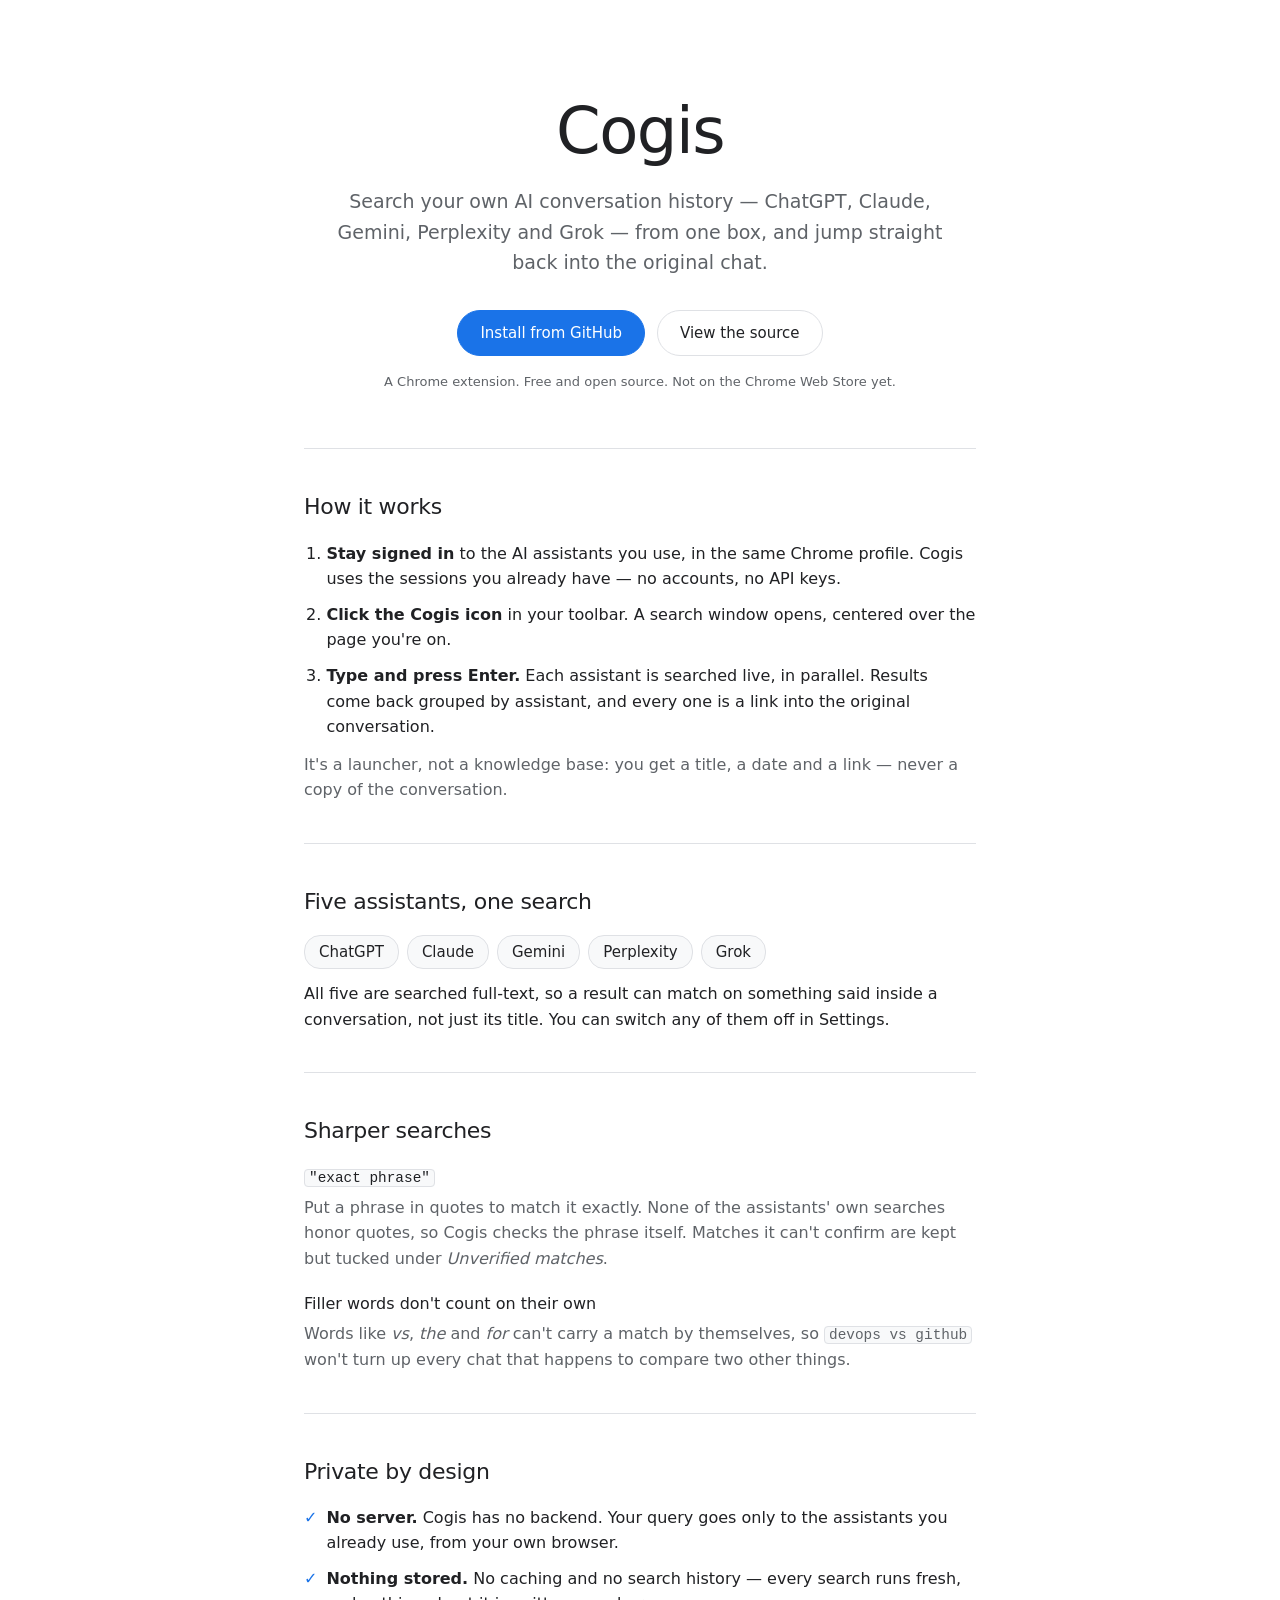
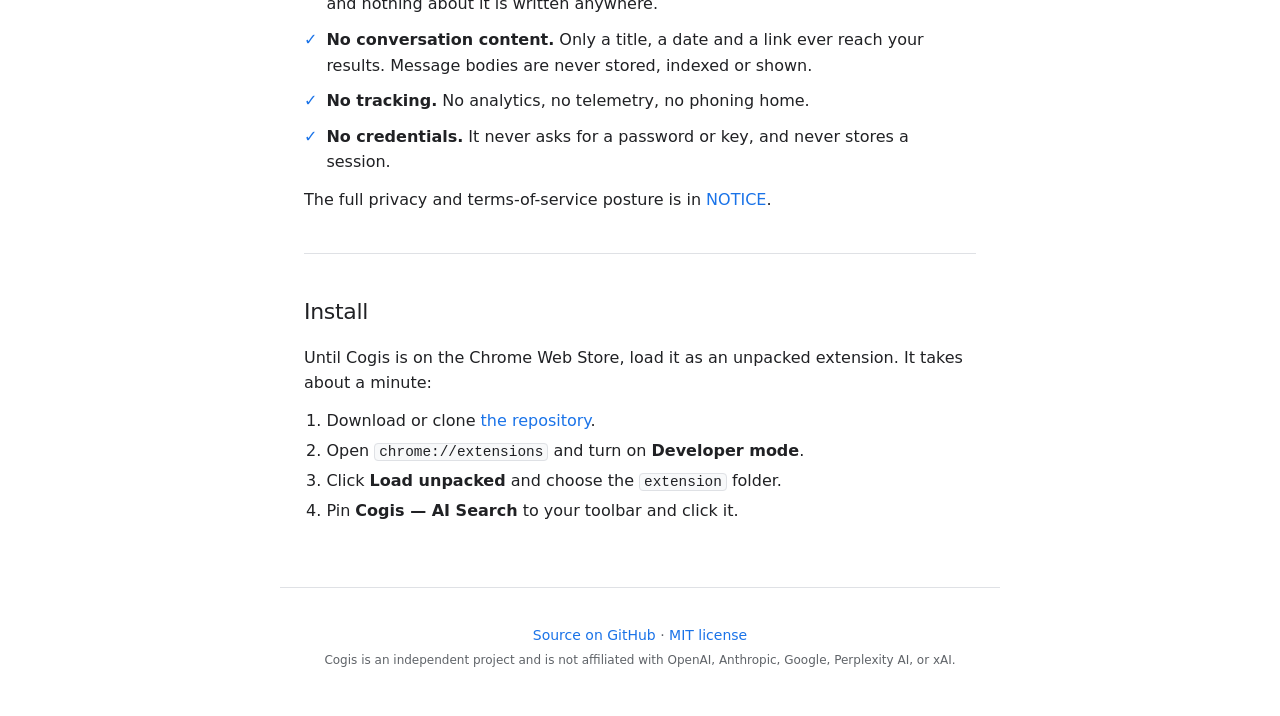
<file: web/index.html>
<!doctype html>
<html lang="en">
  <head>
    <meta charset="utf-8" />
    <meta name="viewport" content="width=device-width, initial-scale=1" />
    <!-- Static page, no scripts at all. `frame-ancestors` is deliberately
         absent: browsers ignore it in a <meta> CSP, and the old site logged a
         console error every load for including it. -->
    <meta
      http-equiv="Content-Security-Policy"
      content="default-src 'none'; style-src 'self'; img-src 'self'; base-uri 'none'; form-action 'none'; upgrade-insecure-requests"
    />
    <meta name="referrer" content="no-referrer" />
    <title>Cogis — search your AI chat history</title>
    <meta
      name="description"
      content="A Chrome extension that searches your own ChatGPT, Claude, Gemini, Perplexity and Grok conversation history from one box, and takes you straight back into the original chat."
    />
    <link rel="icon" type="image/png" sizes="32x32" href="icon-32.png" />
    <link rel="icon" type="image/png" sizes="128x128" href="icon-128.png" />
    <link rel="stylesheet" href="site.css" />
  </head>
  <body>
    <header class="hero">
      <h1 class="wordmark">Cogis</h1>
      <p class="tagline">
        Search your own AI conversation history — ChatGPT, Claude, Gemini, Perplexity and Grok —
        from one box, and jump straight back into the original chat.
      </p>
      <div class="actions">
        <a class="btn btn-primary" href="https://github.com/dsergovic/cogis#load-unpacked"
          >Install from GitHub</a
        >
        <a class="btn" href="https://github.com/dsergovic/cogis">View the source</a>
      </div>
      <p class="fineprint">
        A Chrome extension. Free and open source. Not on the Chrome Web Store yet.
      </p>
    </header>

    <main>
      <section aria-labelledby="how">
        <h2 id="how">How it works</h2>
        <ol class="steps">
          <li>
            <strong>Stay signed in</strong> to the AI assistants you use, in the same Chrome
            profile. Cogis uses the sessions you already have — no accounts, no API keys.
          </li>
          <li>
            <strong>Click the Cogis icon</strong> in your toolbar. A search window opens, centered
            over the page you're on.
          </li>
          <li>
            <strong>Type and press Enter.</strong> Each assistant is searched live, in parallel.
            Results come back grouped by assistant, and every one is a link into the original
            conversation.
          </li>
        </ol>
        <p class="aside">
          It's a launcher, not a knowledge base: you get a title, a date and a link — never a copy
          of the conversation.
        </p>
      </section>

      <section aria-labelledby="labs">
        <h2 id="labs">Five assistants, one search</h2>
        <ul class="labs">
          <li>ChatGPT</li>
          <li>Claude</li>
          <li>Gemini</li>
          <li>Perplexity</li>
          <li>Grok</li>
        </ul>
        <p>
          All five are searched full-text, so a result can match on something said inside a
          conversation, not just its title. You can switch any of them off in Settings.
        </p>
      </section>

      <section aria-labelledby="tips">
        <h2 id="tips">Sharper searches</h2>
        <dl class="tips">
          <dt><code>"exact phrase"</code></dt>
          <dd>
            Put a phrase in quotes to match it exactly. None of the assistants' own searches honor
            quotes, so Cogis checks the phrase itself. Matches it can't confirm are kept but tucked
            under <em>Unverified matches</em>.
          </dd>
          <dt>Filler words don't count on their own</dt>
          <dd>
            Words like <em>vs</em>, <em>the</em> and <em>for</em> can't carry a match by themselves,
            so <code>devops vs github</code> won't turn up every chat that happens to compare two
            other things.
          </dd>
        </dl>
      </section>

      <section aria-labelledby="privacy">
        <h2 id="privacy">Private by design</h2>
        <ul class="rules">
          <li>
            <strong>No server.</strong> Cogis has no backend. Your query goes only to the assistants
            you already use, from your own browser.
          </li>
          <li>
            <strong>Nothing stored.</strong> No caching and no search history — every search runs
            fresh, and nothing about it is written anywhere.
          </li>
          <li>
            <strong>No conversation content.</strong> Only a title, a date and a link ever reach
            your results. Message bodies are never stored, indexed or shown.
          </li>
          <li><strong>No tracking.</strong> No analytics, no telemetry, no phoning home.</li>
          <li>
            <strong>No credentials.</strong> It never asks for a password or key, and never stores a
            session.
          </li>
        </ul>
        <p>
          The full privacy and terms-of-service posture is in
          <a href="https://github.com/dsergovic/cogis/blob/main/NOTICE">NOTICE</a>.
        </p>
      </section>

      <section aria-labelledby="install">
        <h2 id="install">Install</h2>
        <p>
          Until Cogis is on the Chrome Web Store, load it as an unpacked extension. It takes about a
          minute:
        </p>
        <ol class="steps steps-compact">
          <li>
            Download or clone
            <a href="https://github.com/dsergovic/cogis">the repository</a>.
          </li>
          <li>
            Open <code>chrome://extensions</code> and turn on <strong>Developer mode</strong>.
          </li>
          <li>
            Click <strong>Load unpacked</strong> and choose the <code>extension</code> folder.
          </li>
          <li>Pin <strong>Cogis — AI Search</strong> to your toolbar and click it.</li>
        </ol>
      </section>
    </main>

    <footer class="footer">
      <p>
        <a href="https://github.com/dsergovic/cogis">Source on GitHub</a> ·
        <a href="https://github.com/dsergovic/cogis/blob/main/LICENSE">MIT license</a>
      </p>
      <p class="disclaimer">
        Cogis is an independent project and is not affiliated with OpenAI, Anthropic, Google,
        Perplexity AI, or xAI.
      </p>
    </footer>
  </body>
</html>
</file>
<file: web/site.css>
/* Same type, palette and wordmark as the extension popup (extension/popup/popup.css),
   so the site and the thing it describes read as one product. */
:root {
  color-scheme: light dark;
  font-family:
    system-ui,
    -apple-system,
    'Segoe UI',
    sans-serif;
  --fg: #202124;
  --fg-muted: #5f6368;
  --border: #dfe1e5;
  --bg: #ffffff;
  --bg-raised: #f8f9fa;
  --accent: #1a73e8;
  --accent-fg: #ffffff;
}

@media (prefers-color-scheme: dark) {
  :root {
    --fg: #e8eaed;
    --fg-muted: #9aa0a6;
    --border: #5f6368;
    --bg: #202124;
    --bg-raised: #292a2d;
    --accent: #8ab4f8;
    --accent-fg: #202124;
  }
}

*,
*::before,
*::after {
  box-sizing: border-box;
}

body {
  margin: 0;
  background: var(--bg);
  color: var(--fg);
  font-size: 16px;
  line-height: 1.6;
}

a {
  color: var(--accent);
  text-decoration: none;
}

a:hover,
a:focus-visible {
  text-decoration: underline;
}

code {
  font-family: ui-monospace, 'Cascadia Code', Consolas, monospace;
  font-size: 0.9em;
  background: var(--bg-raised);
  border: 1px solid var(--border);
  border-radius: 4px;
  padding: 0 4px;
}

/* ---- Hero ---- */

.hero {
  max-width: 720px;
  margin: 0 auto;
  padding: 96px 24px 56px;
  text-align: center;
}

.wordmark {
  margin: 0;
  font-size: 64px;
  font-weight: 500;
  letter-spacing: -1.5px;
  line-height: 1.1;
}

.tagline {
  margin: 20px auto 0;
  max-width: 34em;
  font-size: 19px;
  color: var(--fg-muted);
}

.actions {
  display: flex;
  flex-wrap: wrap;
  justify-content: center;
  gap: 12px;
  margin-top: 32px;
}

.btn {
  display: inline-block;
  padding: 10px 22px;
  border: 1px solid var(--border);
  border-radius: 24px;
  color: var(--fg);
  font-size: 15px;
  font-weight: 500;
}

.btn:hover,
.btn:focus-visible {
  text-decoration: none;
  border-color: var(--fg-muted);
}

.btn-primary {
  background: var(--accent);
  border-color: var(--accent);
  color: var(--accent-fg);
}

.btn-primary:hover,
.btn-primary:focus-visible {
  border-color: var(--accent);
  filter: brightness(1.08);
}

.fineprint {
  margin: 16px 0 0;
  font-size: 13px;
  color: var(--fg-muted);
}

/* ---- Sections ---- */

main {
  max-width: 720px;
  margin: 0 auto;
  padding: 0 24px;
}

section {
  padding: 40px 0;
  border-top: 1px solid var(--border);
}

h2 {
  margin: 0 0 16px;
  font-size: 22px;
  font-weight: 500;
  letter-spacing: -0.3px;
}

p {
  margin: 12px 0 0;
}

.aside {
  color: var(--fg-muted);
}

.steps {
  margin: 0;
  padding-left: 1.4em;
}

p + .steps {
  margin-top: 12px;
}

.steps li + li {
  margin-top: 10px;
}

.steps-compact li + li {
  margin-top: 4px;
}

.labs {
  display: flex;
  flex-wrap: wrap;
  gap: 8px;
  margin: 0;
  padding: 0;
  list-style: none;
}

.labs li {
  padding: 4px 14px;
  border: 1px solid var(--border);
  border-radius: 16px;
  background: var(--bg-raised);
  font-size: 15px;
}

.tips {
  margin: 0;
}

.tips dt {
  font-weight: 500;
}

.tips dd {
  margin: 4px 0 0;
  color: var(--fg-muted);
}

.tips dd + dt {
  margin-top: 20px;
}

.rules {
  margin: 0;
  padding: 0;
  list-style: none;
}

.rules li {
  padding-left: 1.4em;
  position: relative;
}

.rules li + li {
  margin-top: 10px;
}

.rules li::before {
  content: '✓';
  position: absolute;
  left: 0;
  color: var(--accent);
}

/* ---- Footer ---- */

.footer {
  max-width: 720px;
  margin: 24px auto 0;
  padding: 32px 24px 48px;
  border-top: 1px solid var(--border);
  text-align: center;
  font-size: 14px;
  color: var(--fg-muted);
}

.footer p {
  margin: 4px 0 0;
}

.disclaimer {
  font-size: 12px;
}

/* ---- 404 ---- */

.notfound {
  padding-bottom: 96px;
}

@media (max-width: 560px) {
  .hero {
    padding-top: 64px;
  }

  .wordmark {
    font-size: 48px;
  }

  .tagline {
    font-size: 17px;
  }
}
</file>
